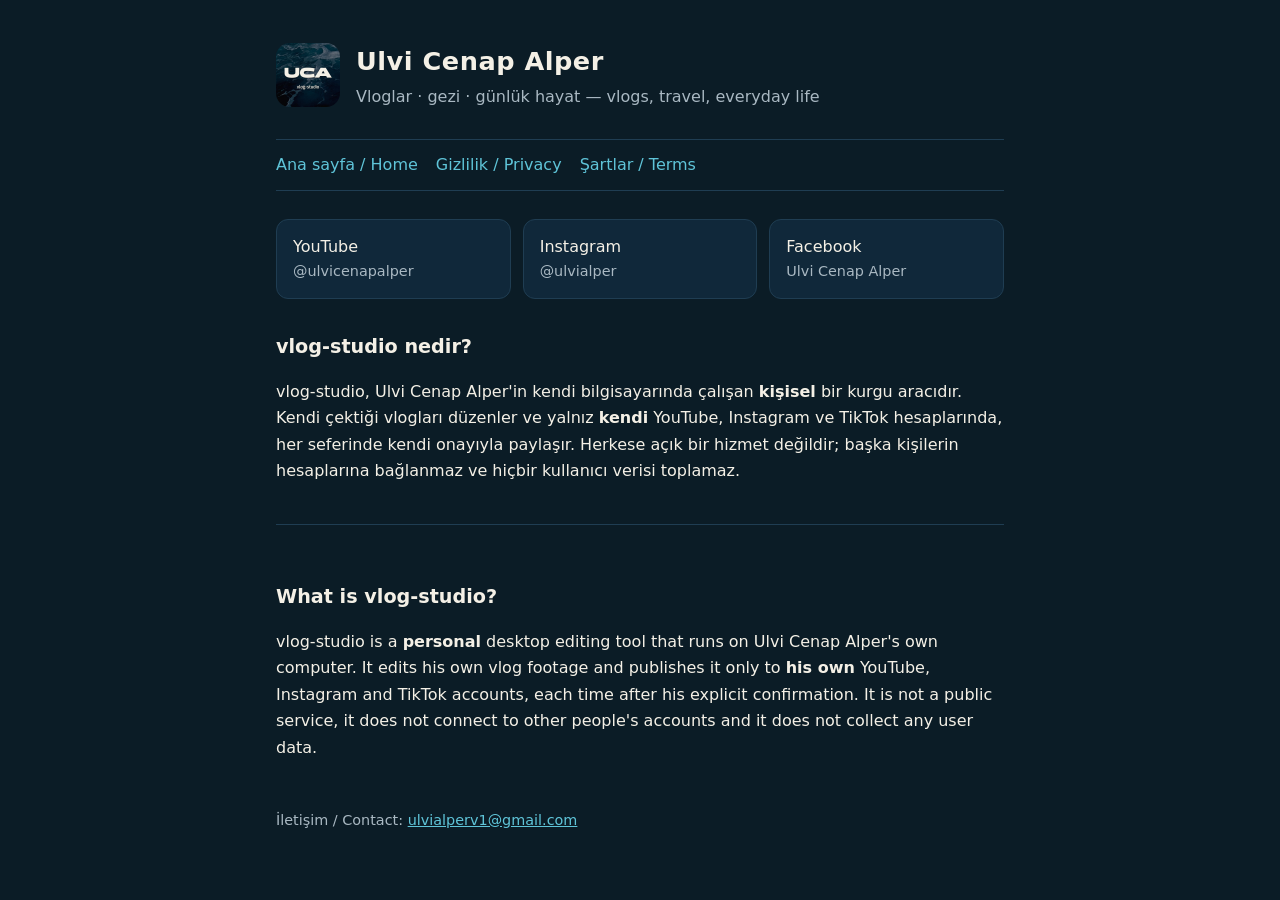
<file: index.html>
<!doctype html>
<html lang="tr">
<head>
<meta charset="utf-8">
<meta name="viewport" content="width=device-width,initial-scale=1">
<title>Ulvi Cenap Alper · vlog-studio</title>
<meta name="description" content="Ulvi Cenap Alper'in vlogları ve kendi videolarını düzenleyip kendi hesaplarında paylaşmak için kullandığı kişisel araç vlog-studio.">
<link rel="icon" href="icon.png">
<link rel="stylesheet" href="style.css">
</head>
<body>
<div class="wrap">
  <header>
    <img src="icon.png" alt="vlog-studio">
    <div><h1>Ulvi Cenap Alper</h1><p>Vloglar · gezi · günlük hayat — <span lang="en">vlogs, travel, everyday life</span></p></div>
  </header>
  <nav>
    <a href="index.html">Ana sayfa / Home</a>
    <a href="privacy.html">Gizlilik / Privacy</a>
    <a href="terms.html">Şartlar / Terms</a>
  </nav>

  <div class="links">
    <a href="https://www.youtube.com/@ulvicenapalper" rel="me">YouTube<span>@ulvicenapalper</span></a>
    <a href="https://www.instagram.com/ulvialper" rel="me">Instagram<span>@ulvialper</span></a>
    <a href="https://www.facebook.com/profile.php?id=61596999418486" rel="me">Facebook<span>Ulvi Cenap Alper</span></a>
  </div>

  <h2>vlog-studio nedir?</h2>
  <p>vlog-studio, Ulvi Cenap Alper'in kendi bilgisayarında çalışan <b>kişisel</b> bir kurgu aracıdır. Kendi çektiği vlogları düzenler ve
    yalnız <b>kendi</b> YouTube, Instagram ve TikTok hesaplarında, her seferinde kendi onayıyla paylaşır. Herkese açık bir hizmet değildir;
    başka kişilerin hesaplarına bağlanmaz ve hiçbir kullanıcı verisi toplamaz.</p>

  <div class="lang" lang="en">
    <h2>What is vlog-studio?</h2>
    <p>vlog-studio is a <b>personal</b> desktop editing tool that runs on Ulvi Cenap Alper's own computer. It edits his own vlog footage and
      publishes it only to <b>his own</b> YouTube, Instagram and TikTok accounts, each time after his explicit confirmation. It is not a public
      service, it does not connect to other people's accounts and it does not collect any user data.</p>
  </div>

  <footer>İletişim / Contact: <a href="mailto:ulvialperv1@gmail.com">ulvialperv1@gmail.com</a></footer>
</div>
</body>
</html>
</file>
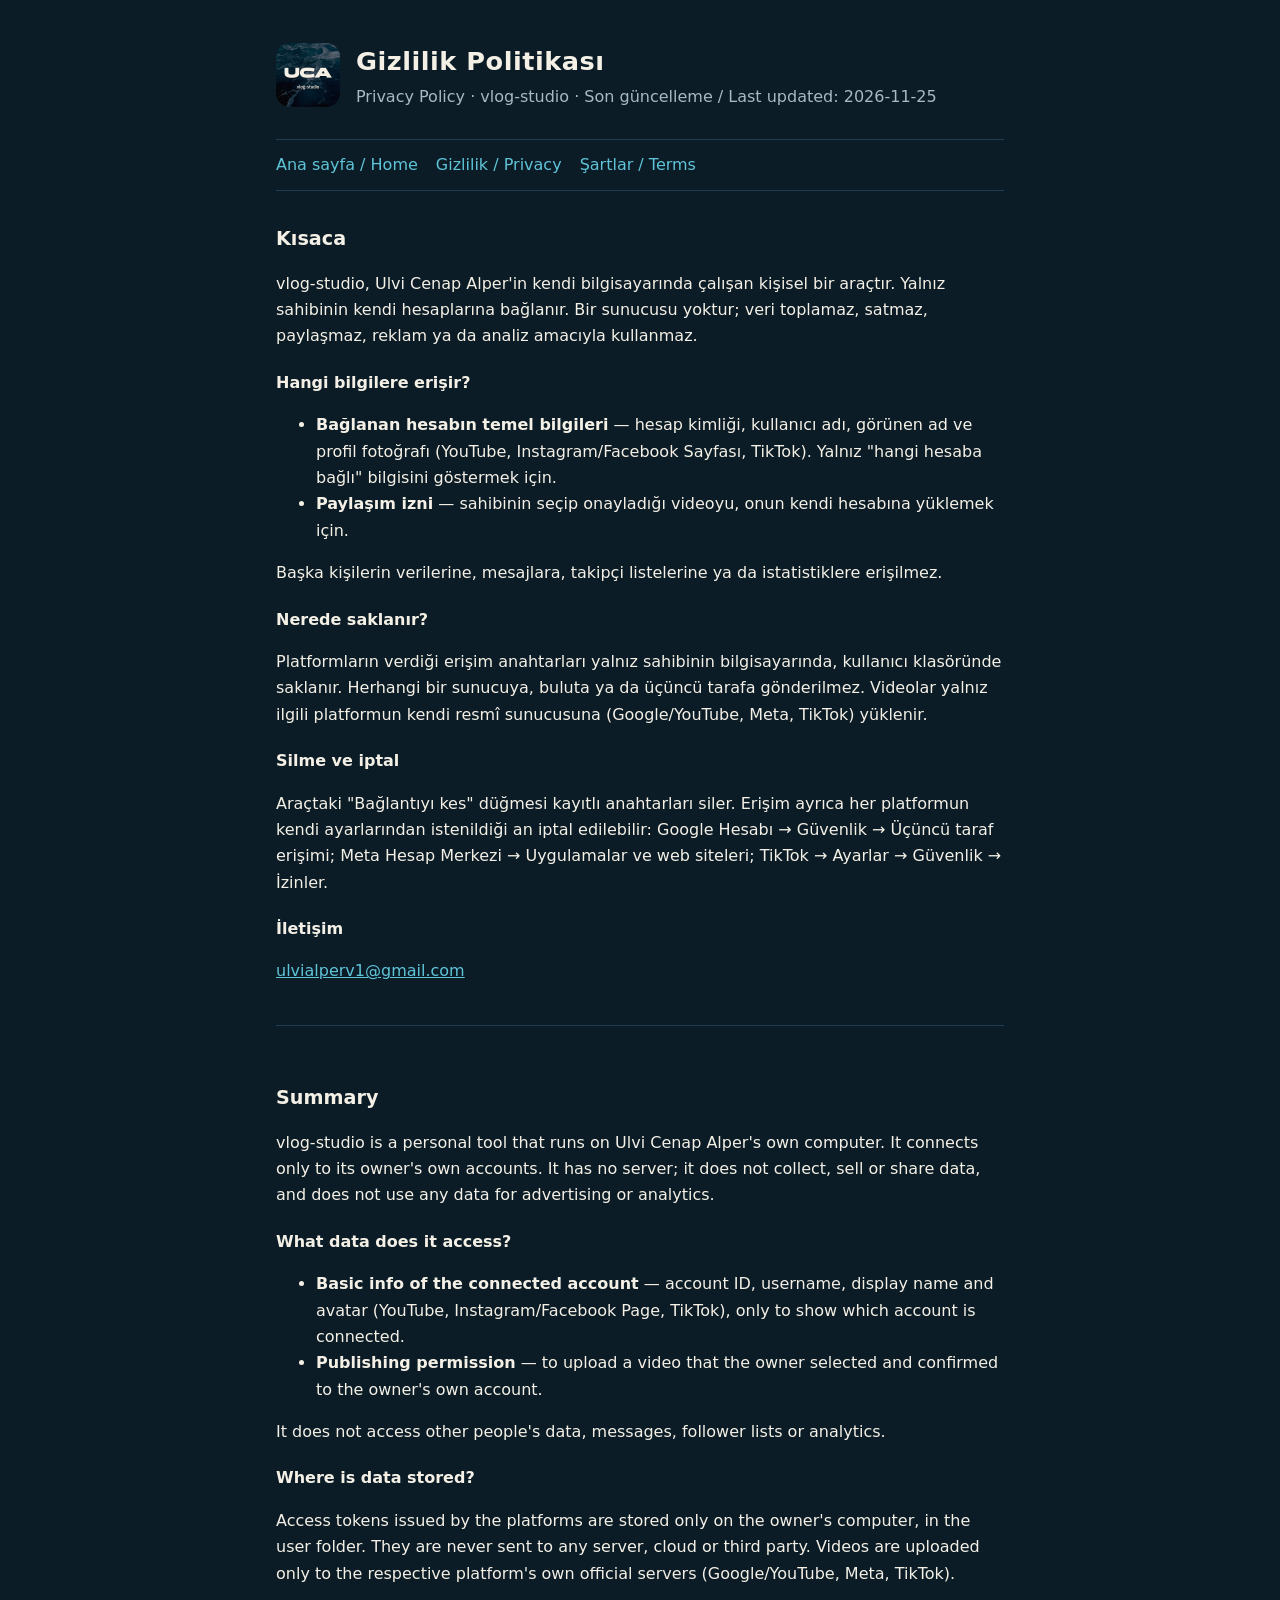
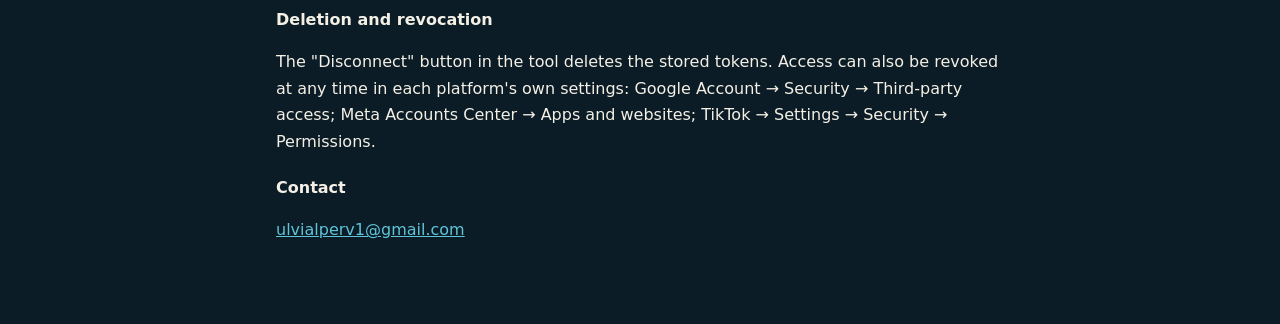
<file: privacy.html>
<!doctype html>
<html lang="tr">
<head>
<meta charset="utf-8">
<meta name="viewport" content="width=device-width,initial-scale=1">
<title>Gizlilik Politikası · vlog-studio</title>
<link rel="icon" href="icon.png">
<link rel="stylesheet" href="style.css">
</head>
<body>
<div class="wrap">
  <header>
    <img src="icon.png" alt="vlog-studio">
    <div><h1>Gizlilik Politikası</h1><p>Privacy Policy · vlog-studio · Son güncelleme / Last updated: 2026-11-25</p></div>
  </header>
  <nav>
    <a href="index.html">Ana sayfa / Home</a>
    <a href="privacy.html">Gizlilik / Privacy</a>
    <a href="terms.html">Şartlar / Terms</a>
  </nav>

  <h2>Kısaca</h2>
  <p>vlog-studio, Ulvi Cenap Alper'in kendi bilgisayarında çalışan kişisel bir araçtır. Yalnız sahibinin kendi hesaplarına bağlanır.
    Bir sunucusu yoktur; veri toplamaz, satmaz, paylaşmaz, reklam ya da analiz amacıyla kullanmaz.</p>

  <h3>Hangi bilgilere erişir?</h3>
  <ul>
    <li><b>Bağlanan hesabın temel bilgileri</b> — hesap kimliği, kullanıcı adı, görünen ad ve profil fotoğrafı (YouTube, Instagram/Facebook Sayfası, TikTok). Yalnız "hangi hesaba bağlı" bilgisini göstermek için.</li>
    <li><b>Paylaşım izni</b> — sahibinin seçip onayladığı videoyu, onun kendi hesabına yüklemek için.</li>
  </ul>
  <p>Başka kişilerin verilerine, mesajlara, takipçi listelerine ya da istatistiklere erişilmez.</p>

  <h3>Nerede saklanır?</h3>
  <p>Platformların verdiği erişim anahtarları yalnız sahibinin bilgisayarında, kullanıcı klasöründe saklanır. Herhangi bir sunucuya,
    buluta ya da üçüncü tarafa gönderilmez. Videolar yalnız ilgili platformun kendi resmî sunucusuna (Google/YouTube, Meta, TikTok) yüklenir.</p>

  <h3>Silme ve iptal</h3>
  <p>Araçtaki "Bağlantıyı kes" düğmesi kayıtlı anahtarları siler. Erişim ayrıca her platformun kendi ayarlarından istenildiği an iptal edilebilir:
    Google Hesabı → Güvenlik → Üçüncü taraf erişimi; Meta Hesap Merkezi → Uygulamalar ve web siteleri; TikTok → Ayarlar → Güvenlik → İzinler.</p>

  <h3>İletişim</h3>
  <p><a href="mailto:ulvialperv1@gmail.com">ulvialperv1@gmail.com</a></p>

  <div class="lang" lang="en">
    <h2>Summary</h2>
    <p>vlog-studio is a personal tool that runs on Ulvi Cenap Alper's own computer. It connects only to its owner's own accounts.
      It has no server; it does not collect, sell or share data, and does not use any data for advertising or analytics.</p>

    <h3>What data does it access?</h3>
    <ul>
      <li><b>Basic info of the connected account</b> — account ID, username, display name and avatar (YouTube, Instagram/Facebook Page, TikTok), only to show which account is connected.</li>
      <li><b>Publishing permission</b> — to upload a video that the owner selected and confirmed to the owner's own account.</li>
    </ul>
    <p>It does not access other people's data, messages, follower lists or analytics.</p>

    <h3>Where is data stored?</h3>
    <p>Access tokens issued by the platforms are stored only on the owner's computer, in the user folder. They are never sent to any server,
      cloud or third party. Videos are uploaded only to the respective platform's own official servers (Google/YouTube, Meta, TikTok).</p>

    <h3>Deletion and revocation</h3>
    <p>The "Disconnect" button in the tool deletes the stored tokens. Access can also be revoked at any time in each platform's own settings:
      Google Account → Security → Third-party access; Meta Accounts Center → Apps and websites; TikTok → Settings → Security → Permissions.</p>

    <h3>Contact</h3>
    <p><a href="mailto:ulvialperv1@gmail.com">ulvialperv1@gmail.com</a></p>
  </div>
</div>
</body>
</html>
</file>
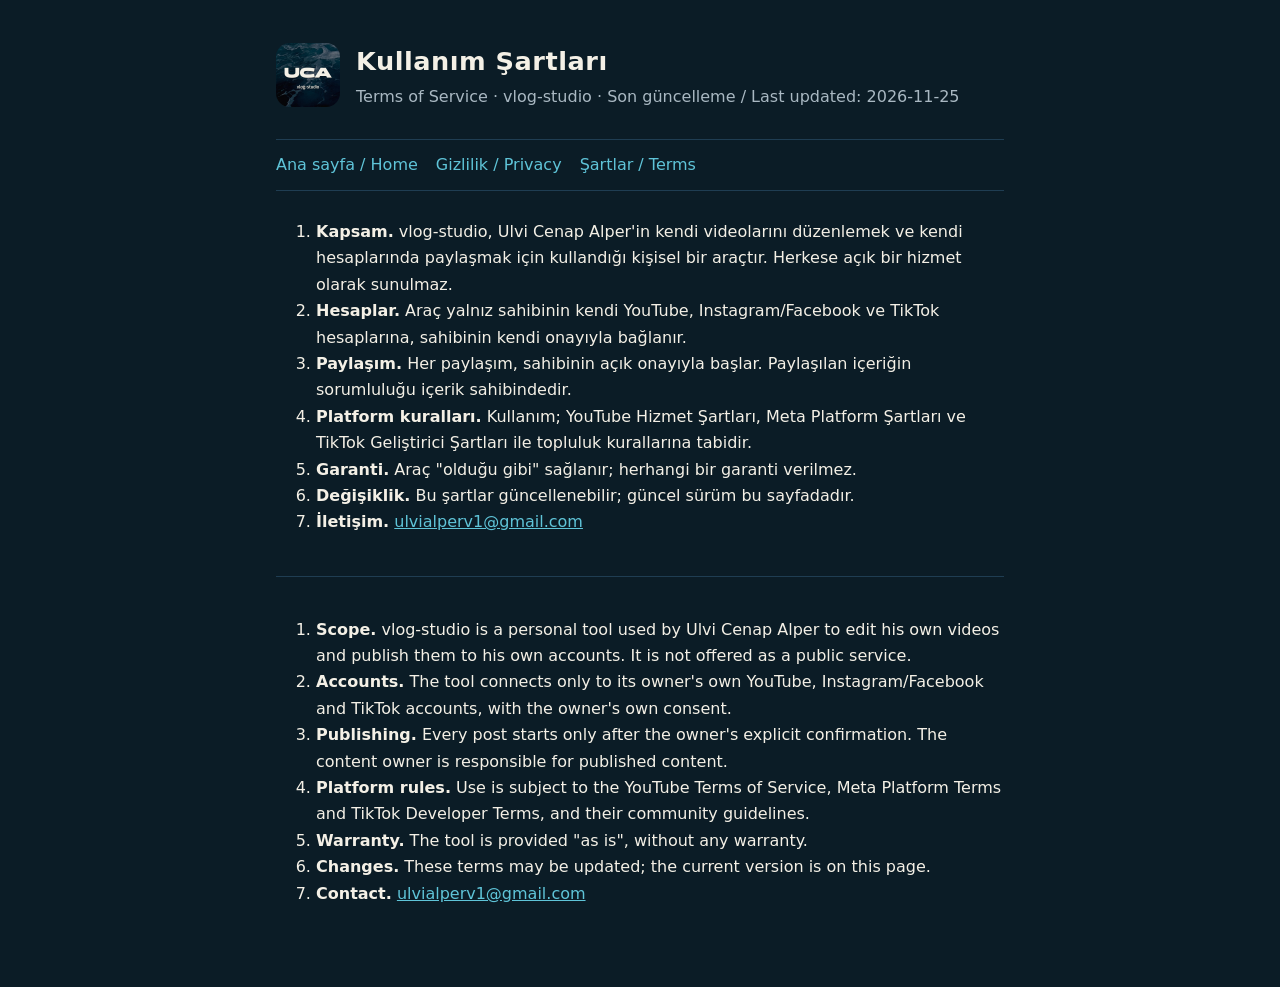
<file: terms.html>
<!doctype html>
<html lang="tr">
<head>
<meta charset="utf-8">
<meta name="viewport" content="width=device-width,initial-scale=1">
<title>Kullanım Şartları · vlog-studio</title>
<link rel="icon" href="icon.png">
<link rel="stylesheet" href="style.css">
</head>
<body>
<div class="wrap">
  <header>
    <img src="icon.png" alt="vlog-studio">
    <div><h1>Kullanım Şartları</h1><p>Terms of Service · vlog-studio · Son güncelleme / Last updated: 2026-11-25</p></div>
  </header>
  <nav>
    <a href="index.html">Ana sayfa / Home</a>
    <a href="privacy.html">Gizlilik / Privacy</a>
    <a href="terms.html">Şartlar / Terms</a>
  </nav>

  <ol>
    <li><b>Kapsam.</b> vlog-studio, Ulvi Cenap Alper'in kendi videolarını düzenlemek ve kendi hesaplarında paylaşmak için kullandığı kişisel bir araçtır. Herkese açık bir hizmet olarak sunulmaz.</li>
    <li><b>Hesaplar.</b> Araç yalnız sahibinin kendi YouTube, Instagram/Facebook ve TikTok hesaplarına, sahibinin kendi onayıyla bağlanır.</li>
    <li><b>Paylaşım.</b> Her paylaşım, sahibinin açık onayıyla başlar. Paylaşılan içeriğin sorumluluğu içerik sahibindedir.</li>
    <li><b>Platform kuralları.</b> Kullanım; YouTube Hizmet Şartları, Meta Platform Şartları ve TikTok Geliştirici Şartları ile topluluk kurallarına tabidir.</li>
    <li><b>Garanti.</b> Araç "olduğu gibi" sağlanır; herhangi bir garanti verilmez.</li>
    <li><b>Değişiklik.</b> Bu şartlar güncellenebilir; güncel sürüm bu sayfadadır.</li>
    <li><b>İletişim.</b> <a href="mailto:ulvialperv1@gmail.com">ulvialperv1@gmail.com</a></li>
  </ol>

  <div class="lang" lang="en">
    <ol>
      <li><b>Scope.</b> vlog-studio is a personal tool used by Ulvi Cenap Alper to edit his own videos and publish them to his own accounts. It is not offered as a public service.</li>
      <li><b>Accounts.</b> The tool connects only to its owner's own YouTube, Instagram/Facebook and TikTok accounts, with the owner's own consent.</li>
      <li><b>Publishing.</b> Every post starts only after the owner's explicit confirmation. The content owner is responsible for published content.</li>
      <li><b>Platform rules.</b> Use is subject to the YouTube Terms of Service, Meta Platform Terms and TikTok Developer Terms, and their community guidelines.</li>
      <li><b>Warranty.</b> The tool is provided "as is", without any warranty.</li>
      <li><b>Changes.</b> These terms may be updated; the current version is on this page.</li>
      <li><b>Contact.</b> <a href="mailto:ulvialperv1@gmail.com">ulvialperv1@gmail.com</a></li>
    </ol>
  </div>
</div>
</body>
</html>
</file>
<file: style.css>
:root{--bg:#0b1c26;--panel:#10283a;--ink:#f4f0e6;--muted:#a9b8c2;--acc:#5fc4d8;--line:#1f3d52}
*{box-sizing:border-box}
html,body{margin:0;background:var(--bg);color:var(--ink);font:16px/1.65 system-ui,-apple-system,"Segoe UI",Roboto,sans-serif}
a{color:var(--acc)}
.wrap{max-width:760px;margin:0 auto;padding:40px 16px 64px}
header{display:flex;align-items:center;gap:16px;margin-bottom:28px}
header img{width:64px;height:64px;border-radius:14px}
header h1{font-size:1.6rem;margin:0;letter-spacing:.02em}
header p{margin:2px 0 0;color:var(--muted)}
nav{display:flex;flex-wrap:wrap;gap:10px 18px;margin:0 0 28px;padding:12px 0;border-top:1px solid var(--line);border-bottom:1px solid var(--line)}
nav a{text-decoration:none}
.card{background:var(--panel);border:1px solid var(--line);border-radius:14px;padding:20px;margin:16px 0}
.links{display:grid;grid-template-columns:repeat(auto-fit,minmax(200px,1fr));gap:12px}
.links a{display:block;padding:14px 16px;border-radius:12px;background:var(--panel);border:1px solid var(--line);text-decoration:none;color:var(--ink)}
.links a span{display:block;color:var(--muted);font-size:.9rem}
h2{font-size:1.2rem;margin:32px 0 8px}
h3{font-size:1rem;margin:20px 0 6px}
.muted{color:var(--muted)}
.lang{border-top:1px solid var(--line);margin-top:40px;padding-top:24px}
footer{margin-top:48px;color:var(--muted);font-size:.9rem}
</file>
